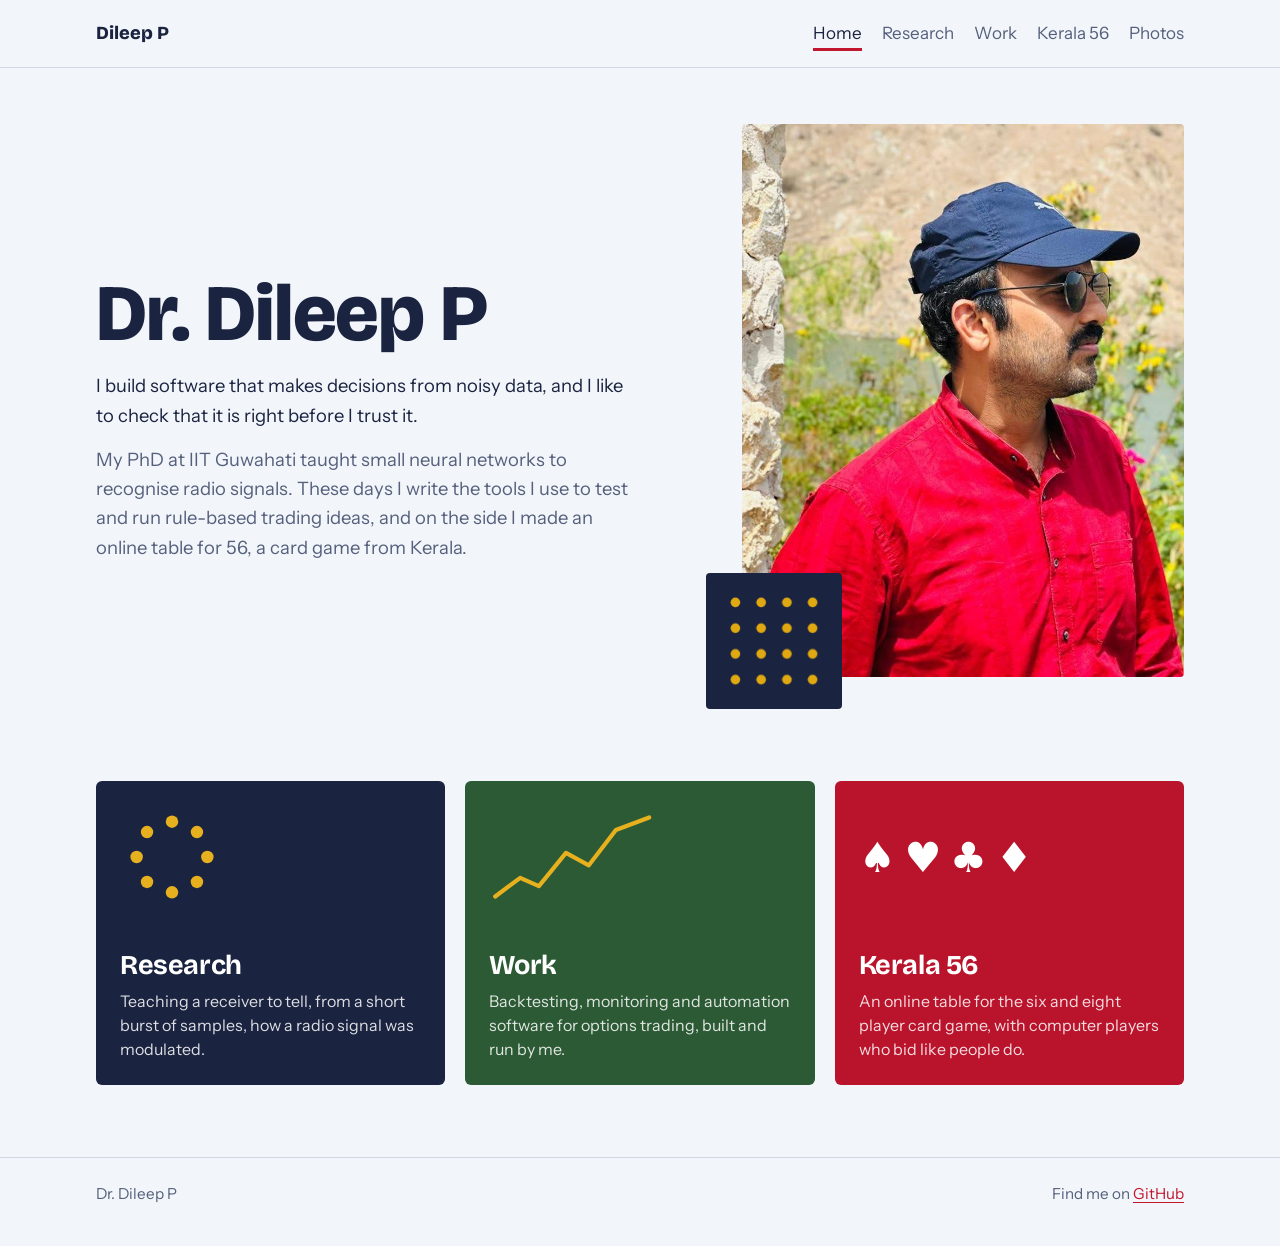
<file: index.html>
<!DOCTYPE html>
<html lang="en">
<head>
<meta charset="utf-8">
<meta name="viewport" content="width=device-width, initial-scale=1">
<title>Dileep P</title>
<meta name="description" content="Dileep P: signal-processing researcher, builder of trading software, and maker of an online Kerala 56 card game.">
<link rel="preconnect" href="https://fonts.googleapis.com">
<link rel="preconnect" href="https://fonts.gstatic.com" crossorigin>
<link href="https://fonts.googleapis.com/css2?family=Bricolage+Grotesque:opsz,wght@12..96,700;12..96,800&amp;family=Instrument+Sans:wght@400;600&amp;display=swap" rel="stylesheet">
<link rel="stylesheet" href="css/site.css">
</head>
<body>
  <header class="site-header">
    <div class="wrap">
      <a class="site-name" href="index.html">Dileep P</a>
      <nav aria-label="Main">
        <a href="index.html" aria-current="page">Home</a>
        <a href="research.html">Research</a>
        <a href="work.html">Work</a>
        <a href="kerala56.html">Kerala 56</a>
        <a href="photos.html">Photos</a>
      </nav>
    </div>
  </header>
  <main>
    <div class="wrap">
      <section class="hero">
        <div class="hero-text">
          <h1>Dr. Dileep P</h1>
          <p>I build software that makes decisions from noisy data, and I like to check that it is right before I trust it.</p>
          <p class="lede">My PhD at IIT Guwahati taught small neural networks to recognise radio signals. These days I write the tools I use to test and run rule-based trading ideas, and on the side I made an online table for 56, a card game from Kerala.</p>
        </div>
        <figure class="portrait">
          <img src="photos/portrait.jpg" alt="Dileep in a red shirt and navy cap, looking out over a river" width="768" height="960">
          <svg class="constellation" viewBox="0 0 100 100" role="img" aria-label="A 16-point signal constellation settling out of noise"><circle cx="14" cy="14" r="4.5" style="--dx:13px;--dy:3px"/><circle cx="38" cy="14" r="4.5" style="--dx:-14px;--dy:1px"/><circle cx="62" cy="14" r="4.5" style="--dx:6px;--dy:2px"/><circle cx="86" cy="14" r="4.5" style="--dx:-5px;--dy:10px"/><circle cx="14" cy="38" r="4.5" style="--dx:3px;--dy:-1px"/><circle cx="38" cy="38" r="4.5" style="--dx:8px;--dy:-7px"/><circle cx="62" cy="38" r="4.5" style="--dx:-11px;--dy:-3px"/><circle cx="86" cy="38" r="4.5" style="--dx:5px;--dy:-12px"/><circle cx="14" cy="62" r="4.5" style="--dx:-4px;--dy:6px"/><circle cx="38" cy="62" r="4.5" style="--dx:-6px;--dy:4px"/><circle cx="62" cy="62" r="4.5" style="--dx:-8px;--dy:-14px"/><circle cx="86" cy="62" r="4.5" style="--dx:10px;--dy:4px"/><circle cx="14" cy="86" r="4.5" style="--dx:-8px;--dy:-13px"/><circle cx="38" cy="86" r="4.5" style="--dx:4px;--dy:3px"/><circle cx="62" cy="86" r="4.5" style="--dx:-10px;--dy:-2px"/><circle cx="86" cy="86" r="4.5" style="--dx:7px;--dy:-14px"/></svg>
        </figure>
      </section>

      <div class="panels">
        <a class="panel panel-research" href="research.html">
          <div class="motif" aria-hidden="true"><svg viewBox="0 0 100 100"><circle cx="84.0" cy="50.0" r="6"/><circle cx="74.0" cy="26.0" r="6"/><circle cx="50.0" cy="16.0" r="6"/><circle cx="26.0" cy="26.0" r="6"/><circle cx="16.0" cy="50.0" r="6"/><circle cx="26.0" cy="74.0" r="6"/><circle cx="50.0" cy="84.0" r="6"/><circle cx="74.0" cy="74.0" r="6"/></svg></div>
          <h2>Research</h2>
          <p>Teaching a receiver to tell, from a short burst of samples, how a radio signal was modulated.</p>
        </a>
        <a class="panel panel-work" href="work.html">
          <div class="motif" aria-hidden="true"><svg viewBox="0 0 160 100"><polyline points="6,88 30,70 48,78 74,46 96,58 122,24 154,12"/></svg></div>
          <h2>Work</h2>
          <p>Backtesting, monitoring and automation software for options trading, built and run by me.</p>
        </a>
        <a class="panel panel-kerala" href="kerala56.html">
          <div class="motif glyphs" aria-hidden="true">&spades;&hearts;&clubs;&diams;</div>
          <h2>Kerala 56</h2>
          <p>An online table for the six and eight player card game, with computer players who bid like people do.</p>
        </a>
      </div>
    </div>
  </main>
  <footer class="site-footer">
    <div class="wrap">
      <p>Dr. Dileep P</p>
      <p>Find me on <a href="https://github.com/p-dileep">GitHub</a></p>
    </div>
  </footer>
</body>
</html>
</file>
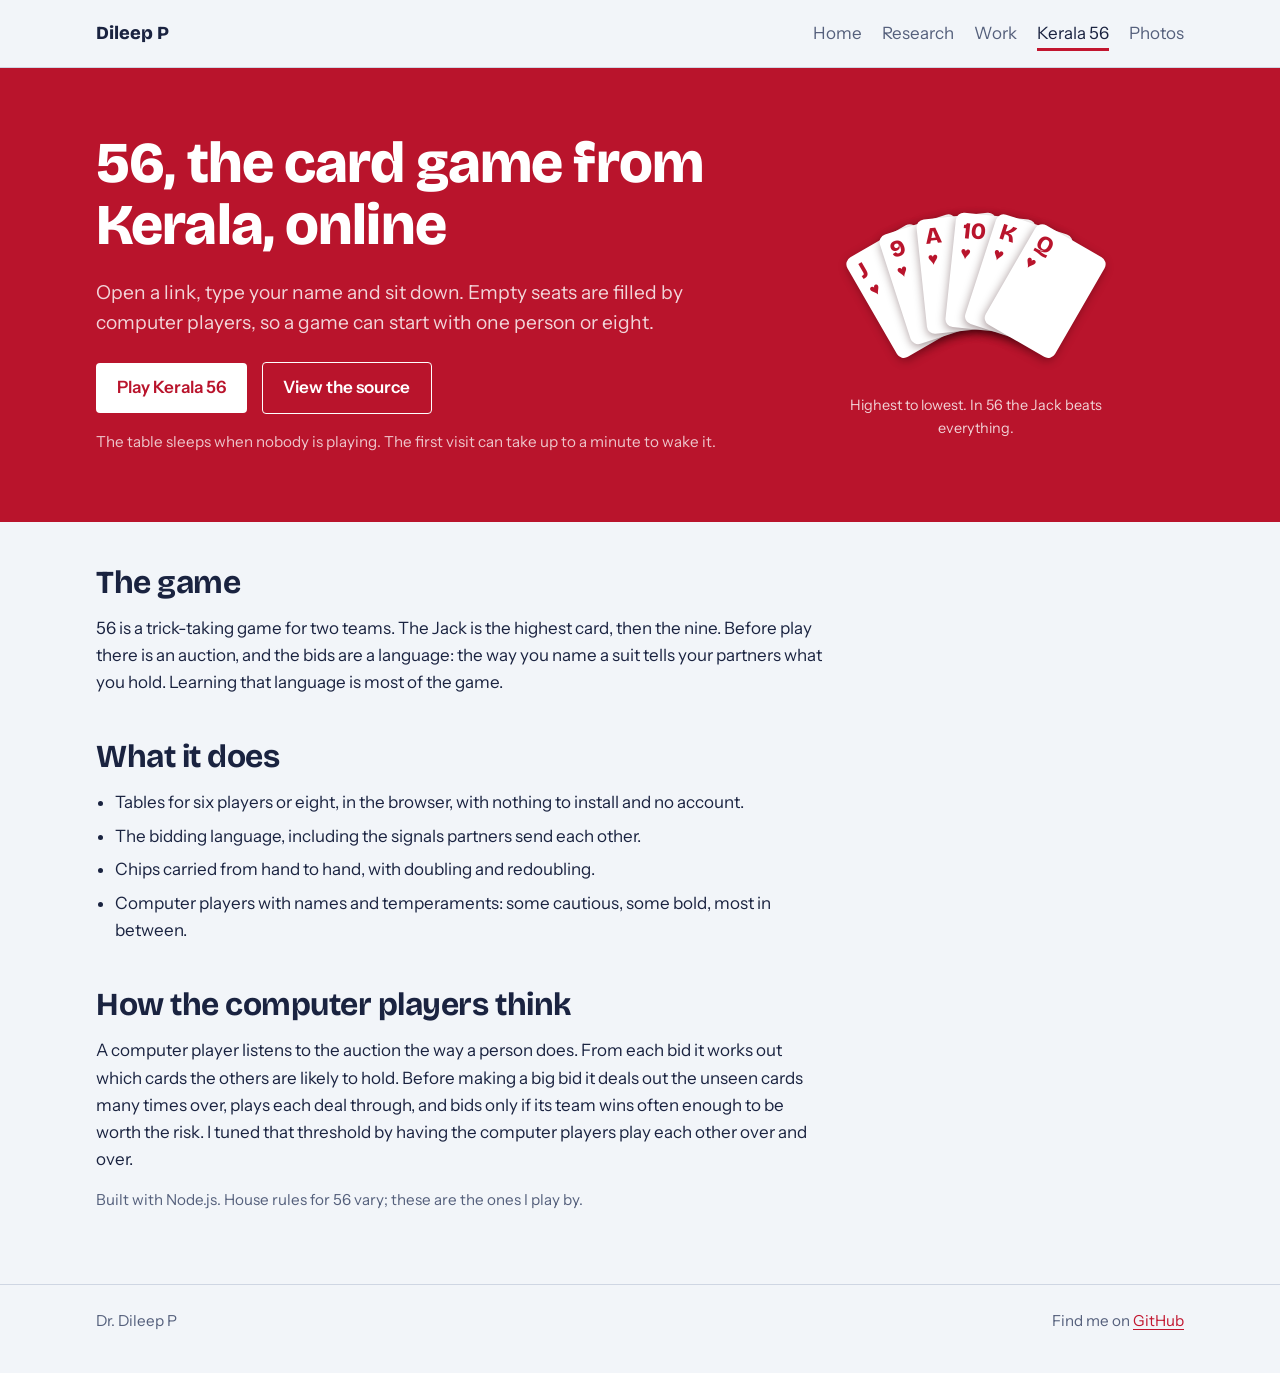
<file: kerala56.html>
<!DOCTYPE html>
<html lang="en">
<head>
<meta charset="utf-8">
<meta name="viewport" content="width=device-width, initial-scale=1">
<title>Kerala 56 - Dileep P</title>
<meta name="description" content="An online table for 56, the Kerala card game, with computer players that bid by simulation.">
<link rel="preconnect" href="https://fonts.googleapis.com">
<link rel="preconnect" href="https://fonts.gstatic.com" crossorigin>
<link href="https://fonts.googleapis.com/css2?family=Bricolage+Grotesque:opsz,wght@12..96,700;12..96,800&amp;family=Instrument+Sans:wght@400;600&amp;display=swap" rel="stylesheet">
<link rel="stylesheet" href="css/site.css">
</head>
<body>
  <header class="site-header">
    <div class="wrap">
      <a class="site-name" href="index.html">Dileep P</a>
      <nav aria-label="Main">
        <a href="index.html">Home</a>
        <a href="research.html">Research</a>
        <a href="work.html">Work</a>
        <a href="kerala56.html" aria-current="page">Kerala 56</a>
        <a href="photos.html">Photos</a>
      </nav>
    </div>
  </header>
  <main>
    <div class="wrap">
      <section class="band band-kerala">
        <div class="band-text">
          <h1 class="page-title">56, the card game from Kerala, online</h1>
          <p class="standfirst">Open a link, type your name and sit down. Empty seats are filled by computer players, so a game can start with one person or eight.</p>
          <a class="button" href="https://kerala-56.onrender.com">Play Kerala 56</a>
          <a class="button quiet" href="https://github.com/p-dileep/kerala-56">View the source</a>
          <p class="note">The table sleeps when nobody is playing. The first visit can take up to a minute to wake it.</p>
        </div>
        <div class="band-art">
          <div class="fan" role="img" aria-label="Six hearts fanned in rank order: Jack, nine, ace, ten, king, queen"><span style="--i:0">J<small>&hearts;</small></span><span style="--i:1">9<small>&hearts;</small></span><span style="--i:2">A<small>&hearts;</small></span><span style="--i:3">10<small>&hearts;</small></span><span style="--i:4">K<small>&hearts;</small></span><span style="--i:5">Q<small>&hearts;</small></span></div>
          <p class="fan-caption">Highest to lowest. In 56 the Jack beats everything.</p>
        </div>
      </section>

      <div class="prose">
        <h2>The game</h2>
        <p>56 is a trick-taking game for two teams. The Jack is the highest card, then the nine. Before play there is an auction, and the bids are a language: the way you name a suit tells your partners what you hold. Learning that language is most of the game.</p>

        <h2>What it does</h2>
        <ul>
          <li>Tables for six players or eight, in the browser, with nothing to install and no account.</li>
          <li>The bidding language, including the signals partners send each other.</li>
          <li>Chips carried from hand to hand, with doubling and redoubling.</li>
          <li>Computer players with names and temperaments: some cautious, some bold, most in between.</li>
        </ul>

        <h2>How the computer players think</h2>
        <p>A computer player listens to the auction the way a person does. From each bid it works out which cards the others are likely to hold. Before making a big bid it deals out the unseen cards many times over, plays each deal through, and bids only if its team wins often enough to be worth the risk. I tuned that threshold by having the computer players play each other over and over.</p>
        <p class="note">Built with Node.js. House rules for 56 vary; these are the ones I play by.</p>
      </div>
    </div>
  </main>
  <footer class="site-footer">
    <div class="wrap">
      <p>Dr. Dileep P</p>
      <p>Find me on <a href="https://github.com/p-dileep">GitHub</a></p>
    </div>
  </footer>
</body>
</html>
</file>
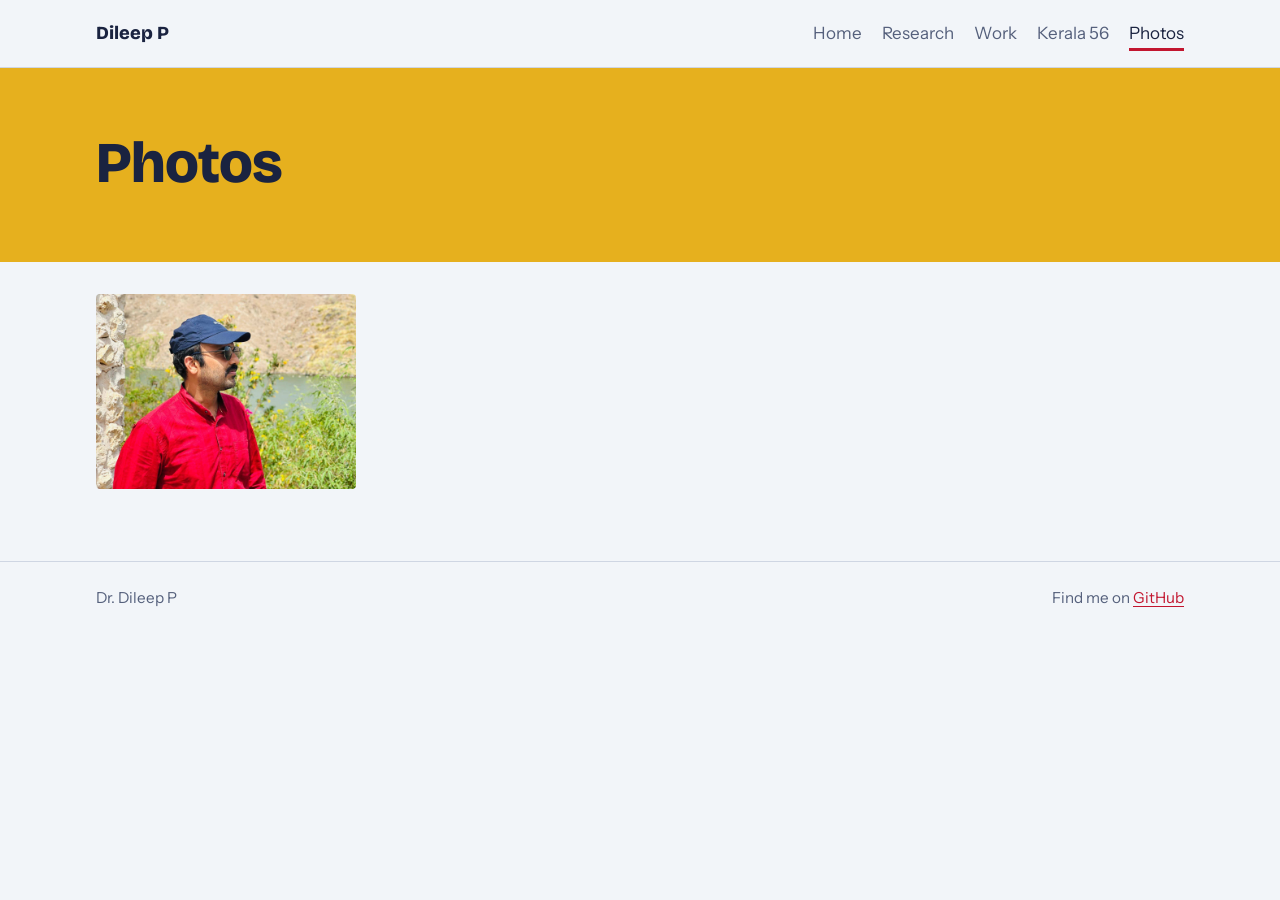
<file: photos.html>
<!DOCTYPE html>
<html lang="en">
<head>
<meta charset="utf-8">
<meta name="viewport" content="width=device-width, initial-scale=1">
<title>Photos - Dileep P</title>
<meta name="description" content="A few photos of Dileep.">
<link rel="preconnect" href="https://fonts.googleapis.com">
<link rel="preconnect" href="https://fonts.gstatic.com" crossorigin>
<link href="https://fonts.googleapis.com/css2?family=Bricolage+Grotesque:opsz,wght@12..96,700;12..96,800&amp;family=Instrument+Sans:wght@400;600&amp;display=swap" rel="stylesheet">
<link rel="stylesheet" href="css/site.css">
</head>
<body>
  <header class="site-header">
    <div class="wrap">
      <a class="site-name" href="index.html">Dileep P</a>
      <nav aria-label="Main">
        <a href="index.html">Home</a>
        <a href="research.html">Research</a>
        <a href="work.html">Work</a>
        <a href="kerala56.html">Kerala 56</a>
        <a href="photos.html" aria-current="page">Photos</a>
      </nav>
    </div>
  </header>
  <main>
    <div class="wrap">
      <section class="band band-photos">
        <h1 class="page-title">Photos</h1>
      </section>
      <div class="gallery">
        <a href="photos/photo-01.jpg"><img src="photos/photo-01.jpg" alt="Dileep in a red shirt and navy cap beside a stone pillar, with a river and wildflowers behind" width="1280" height="960" loading="lazy"></a>
      </div>
    </div>
  </main>
  <footer class="site-footer">
    <div class="wrap">
      <p>Dr. Dileep P</p>
      <p>Find me on <a href="https://github.com/p-dileep">GitHub</a></p>
    </div>
  </footer>
</body>
</html>
</file>
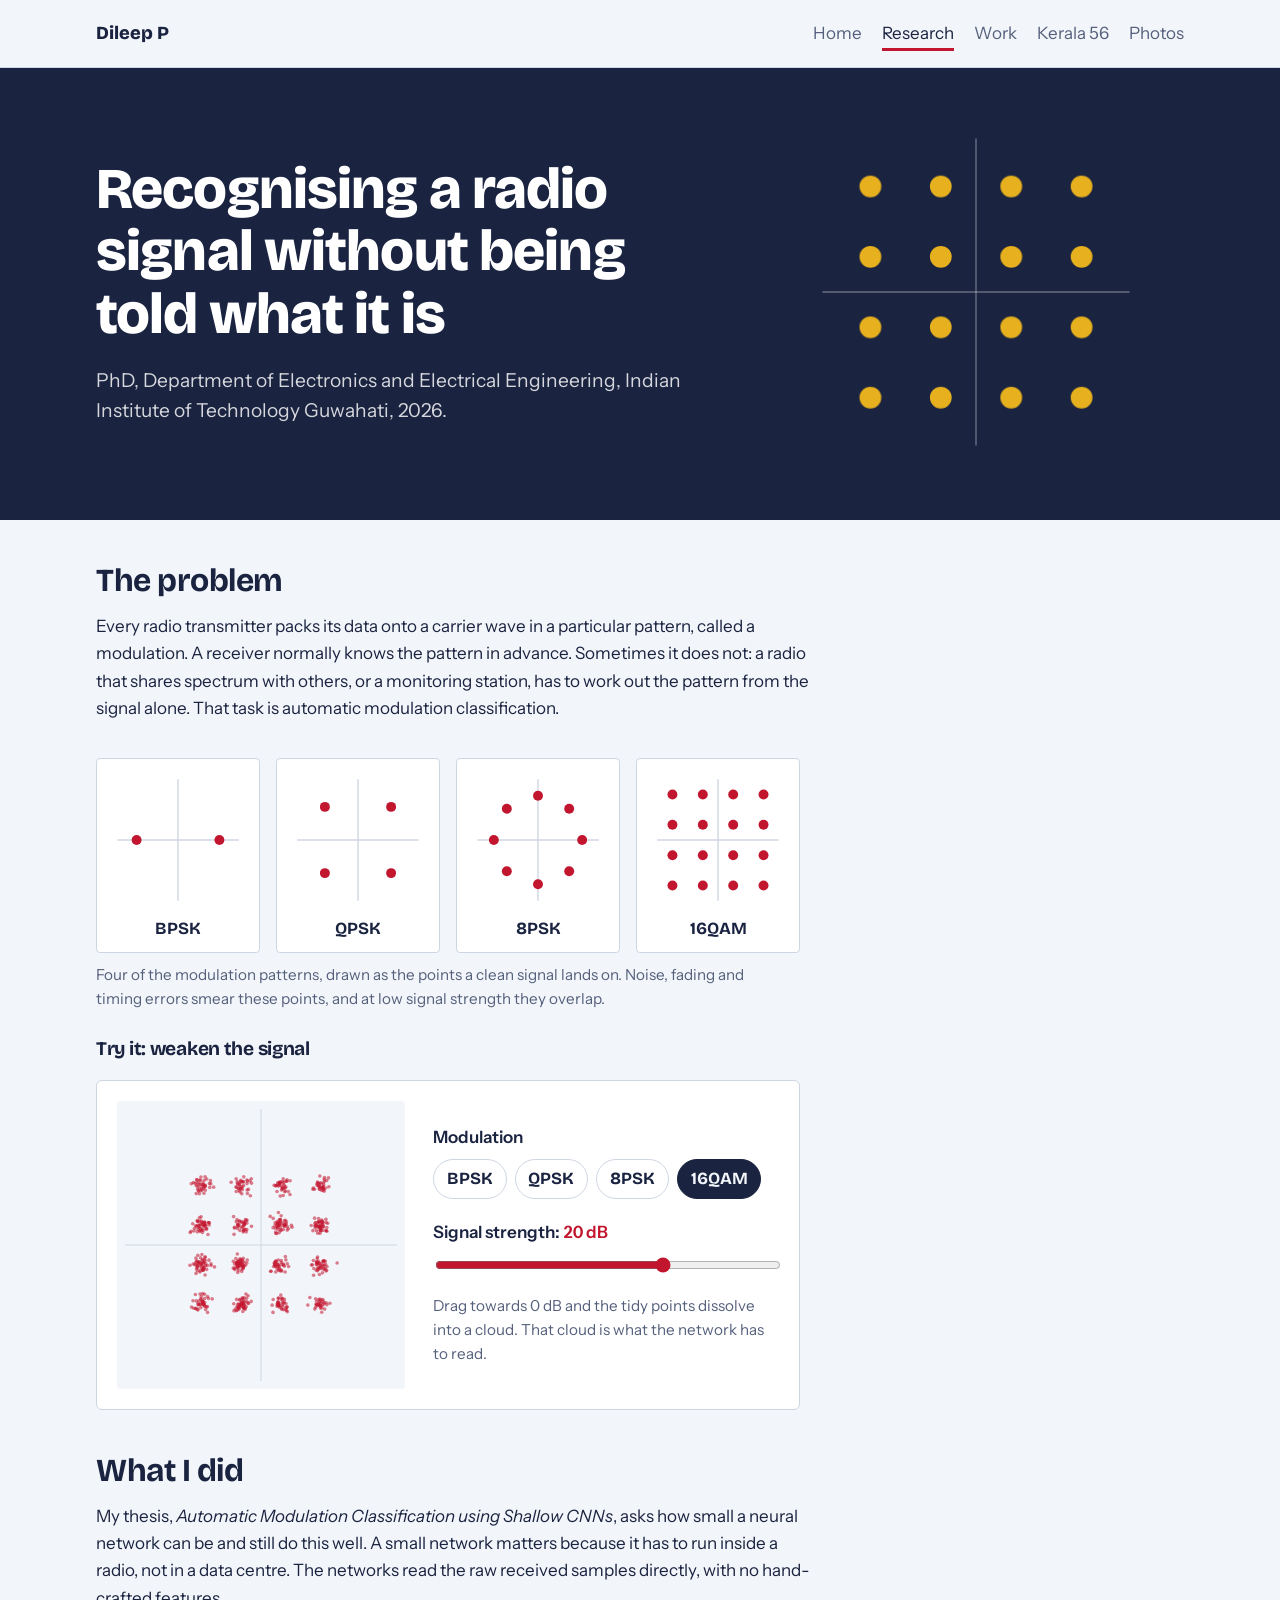
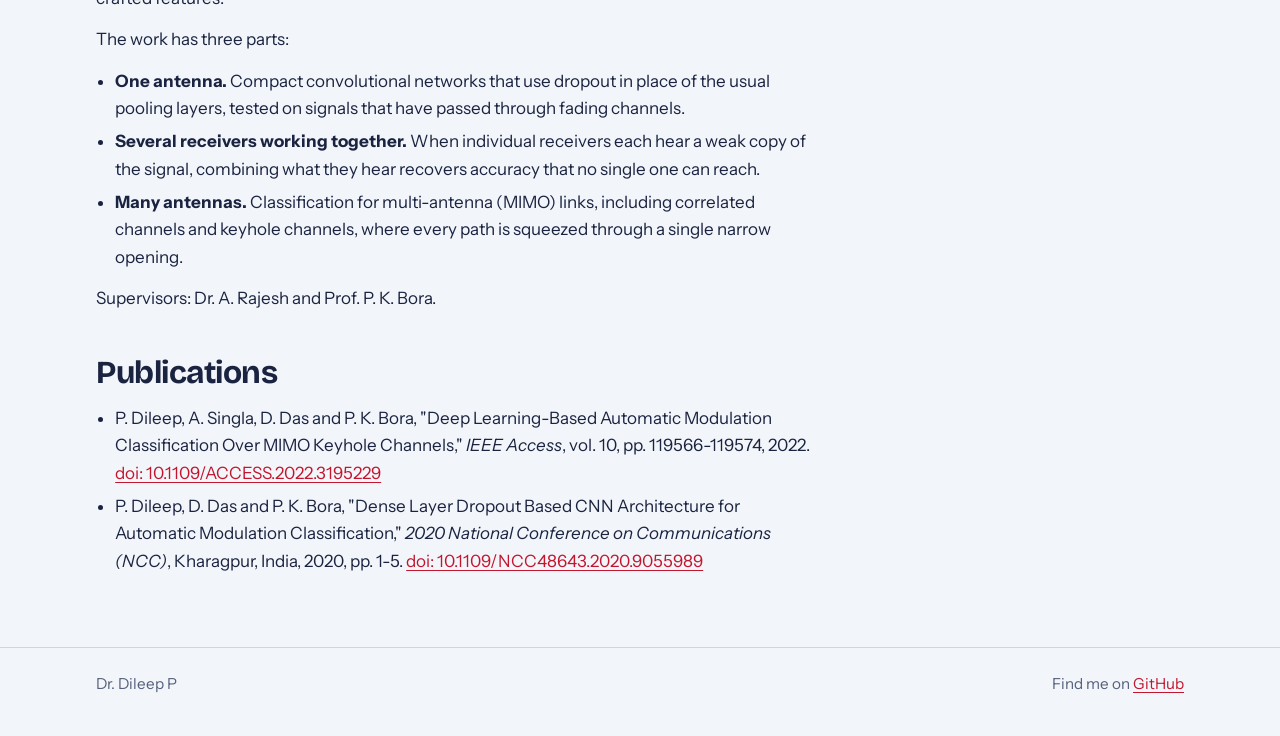
<file: research.html>
<!DOCTYPE html>
<html lang="en">
<head>
<meta charset="utf-8">
<meta name="viewport" content="width=device-width, initial-scale=1">
<title>Research - Dileep P</title>
<meta name="description" content="PhD research on automatic modulation classification with shallow convolutional neural networks.">
<link rel="preconnect" href="https://fonts.googleapis.com">
<link rel="preconnect" href="https://fonts.gstatic.com" crossorigin>
<link href="https://fonts.googleapis.com/css2?family=Bricolage+Grotesque:opsz,wght@12..96,700;12..96,800&amp;family=Instrument+Sans:wght@400;600&amp;display=swap" rel="stylesheet">
<link rel="stylesheet" href="css/site.css">
</head>
<body>
  <header class="site-header">
    <div class="wrap">
      <a class="site-name" href="index.html">Dileep P</a>
      <nav aria-label="Main">
        <a href="index.html">Home</a>
        <a href="research.html" aria-current="page">Research</a>
        <a href="work.html">Work</a>
        <a href="kerala56.html">Kerala 56</a>
        <a href="photos.html">Photos</a>
      </nav>
    </div>
  </header>
  <main>
    <div class="wrap">
      <section class="band band-research">
        <div class="band-text">
          <h1 class="page-title">Recognising a radio signal without being told what it is</h1>
          <p class="standfirst">PhD, Department of Electronics and Electrical Engineering, Indian Institute of Technology Guwahati, 2026.</p>
        </div>
        <div class="band-art">
          <svg class="qam" viewBox="0 0 100 100" role="img" aria-label="Sixteen signal points settling out of noise"><line x1="50" y1="2" x2="50" y2="98"/><line x1="2" y1="50" x2="98" y2="50"/><circle cx="17" cy="17" r="3.4" style="--dx:-8px;--dy:-1px"/><circle cx="39" cy="17" r="3.4" style="--dx:5px;--dy:5px"/><circle cx="61" cy="17" r="3.4" style="--dx:9px;--dy:-8px"/><circle cx="83" cy="17" r="3.4" style="--dx:-4px;--dy:8px"/><circle cx="17" cy="39" r="3.4" style="--dx:8px;--dy:6px"/><circle cx="39" cy="39" r="3.4" style="--dx:2px;--dy:7px"/><circle cx="61" cy="39" r="3.4" style="--dx:6px;--dy:4px"/><circle cx="83" cy="39" r="3.4" style="--dx:7px;--dy:3px"/><circle cx="17" cy="61" r="3.4" style="--dx:-4px;--dy:-11px"/><circle cx="39" cy="61" r="3.4" style="--dx:8px;--dy:-9px"/><circle cx="61" cy="61" r="3.4" style="--dx:-8px;--dy:-2px"/><circle cx="83" cy="61" r="3.4" style="--dx:-8px;--dy:3px"/><circle cx="17" cy="83" r="3.4" style="--dx:-11px;--dy:10px"/><circle cx="39" cy="83" r="3.4" style="--dx:4px;--dy:10px"/><circle cx="61" cy="83" r="3.4" style="--dx:-1px;--dy:-5px"/><circle cx="83" cy="83" r="3.4" style="--dx:1px;--dy:-3px"/></svg>
        </div>
      </section>

      <div class="prose">
        <h2>The problem</h2>
        <p>Every radio transmitter packs its data onto a carrier wave in a particular pattern, called a modulation. A receiver normally knows the pattern in advance. Sometimes it does not: a radio that shares spectrum with others, or a monitoring station, has to work out the pattern from the signal alone. That task is automatic modulation classification.</p>

        <figure class="figure">
          <div class="signals"><div><svg viewBox="0 0 100 100" role="img" aria-label="BPSK constellation"><line x1="50" y1="6" x2="50" y2="94"/><line x1="6" y1="50" x2="94" y2="50"/><circle cx="20.0" cy="50.0" r="3.6"/><circle cx="80.0" cy="50.0" r="3.6"/></svg>BPSK</div><div><svg viewBox="0 0 100 100" role="img" aria-label="QPSK constellation"><line x1="50" y1="6" x2="50" y2="94"/><line x1="6" y1="50" x2="94" y2="50"/><circle cx="26.0" cy="74.0" r="3.6"/><circle cx="26.0" cy="26.0" r="3.6"/><circle cx="74.0" cy="74.0" r="3.6"/><circle cx="74.0" cy="26.0" r="3.6"/></svg>QPSK</div><div><svg viewBox="0 0 100 100" role="img" aria-label="8PSK constellation"><line x1="50" y1="6" x2="50" y2="94"/><line x1="6" y1="50" x2="94" y2="50"/><circle cx="82.0" cy="50.0" r="3.6"/><circle cx="72.6" cy="27.4" r="3.6"/><circle cx="50.0" cy="18.0" r="3.6"/><circle cx="27.4" cy="27.4" r="3.6"/><circle cx="18.0" cy="50.0" r="3.6"/><circle cx="27.4" cy="72.6" r="3.6"/><circle cx="50.0" cy="82.0" r="3.6"/><circle cx="72.6" cy="72.6" r="3.6"/></svg>8PSK</div><div><svg viewBox="0 0 100 100" role="img" aria-label="16QAM constellation"><line x1="50" y1="6" x2="50" y2="94"/><line x1="6" y1="50" x2="94" y2="50"/><circle cx="17.0" cy="83.0" r="3.6"/><circle cx="17.0" cy="61.0" r="3.6"/><circle cx="17.0" cy="39.0" r="3.6"/><circle cx="17.0" cy="17.0" r="3.6"/><circle cx="39.0" cy="83.0" r="3.6"/><circle cx="39.0" cy="61.0" r="3.6"/><circle cx="39.0" cy="39.0" r="3.6"/><circle cx="39.0" cy="17.0" r="3.6"/><circle cx="61.0" cy="83.0" r="3.6"/><circle cx="61.0" cy="61.0" r="3.6"/><circle cx="61.0" cy="39.0" r="3.6"/><circle cx="61.0" cy="17.0" r="3.6"/><circle cx="83.0" cy="83.0" r="3.6"/><circle cx="83.0" cy="61.0" r="3.6"/><circle cx="83.0" cy="39.0" r="3.6"/><circle cx="83.0" cy="17.0" r="3.6"/></svg>16QAM</div></div>
          <figcaption>Four of the modulation patterns, drawn as the points a clean signal lands on. Noise, fading and timing errors smear these points, and at low signal strength they overlap.</figcaption>
        </figure>

        <h3>Try it: weaken the signal</h3>
        <div class="demo" id="signal-demo">
          <canvas role="img" aria-label="Received samples for the chosen modulation at the chosen signal strength"></canvas>
          <div>
            <fieldset>
              <legend>Modulation</legend>
              <label class="chip"><input type="radio" name="mod" value="BPSK"><span>BPSK</span></label>
              <label class="chip"><input type="radio" name="mod" value="QPSK"><span>QPSK</span></label>
              <label class="chip"><input type="radio" name="mod" value="8PSK"><span>8PSK</span></label>
              <label class="chip"><input type="radio" name="mod" value="16QAM" checked><span>16QAM</span></label>
            </fieldset>
            <label class="range" for="snr">Signal strength: <output for="snr">20 dB</output></label>
            <input type="range" id="snr" min="0" max="30" value="20" step="1">
            <p class="note">Drag towards 0 dB and the tidy points dissolve into a cloud. That cloud is what the network has to read.</p>
          </div>
        </div>

        <h2>What I did</h2>
        <p>My thesis, <cite>Automatic Modulation Classification using Shallow CNNs</cite>, asks how small a neural network can be and still do this well. A small network matters because it has to run inside a radio, not in a data centre. The networks read the raw received samples directly, with no hand-crafted features.</p>
        <p>The work has three parts:</p>
        <ul>
          <li><strong>One antenna.</strong> Compact convolutional networks that use dropout in place of the usual pooling layers, tested on signals that have passed through fading channels.</li>
          <li><strong>Several receivers working together.</strong> When individual receivers each hear a weak copy of the signal, combining what they hear recovers accuracy that no single one can reach.</li>
          <li><strong>Many antennas.</strong> Classification for multi-antenna (MIMO) links, including correlated channels and keyhole channels, where every path is squeezed through a single narrow opening.</li>
        </ul>
        <p>Supervisors: Dr. A. Rajesh and Prof. P. K. Bora.</p>

        <h2>Publications</h2>
        <ul>
          <li>P. Dileep, A. Singla, D. Das and P. K. Bora, "Deep Learning-Based Automatic Modulation Classification Over MIMO Keyhole Channels," <cite>IEEE Access</cite>, vol. 10, pp. 119566-119574, 2022. <a href="https://doi.org/10.1109/ACCESS.2022.3195229">doi: 10.1109/ACCESS.2022.3195229</a></li>
          <li>P. Dileep, D. Das and P. K. Bora, "Dense Layer Dropout Based CNN Architecture for Automatic Modulation Classification," <cite>2020 National Conference on Communications (NCC)</cite>, Kharagpur, India, 2020, pp. 1-5. <a href="https://doi.org/10.1109/NCC48643.2020.9055989">doi: 10.1109/NCC48643.2020.9055989</a></li>
        </ul>
      </div>
    </div>
  </main>
  <footer class="site-footer">
    <div class="wrap">
      <p>Dr. Dileep P</p>
      <p>Find me on <a href="https://github.com/p-dileep">GitHub</a></p>
    </div>
  </footer>
<script src="js/signal.js"></script>
</body>
</html>
</file>
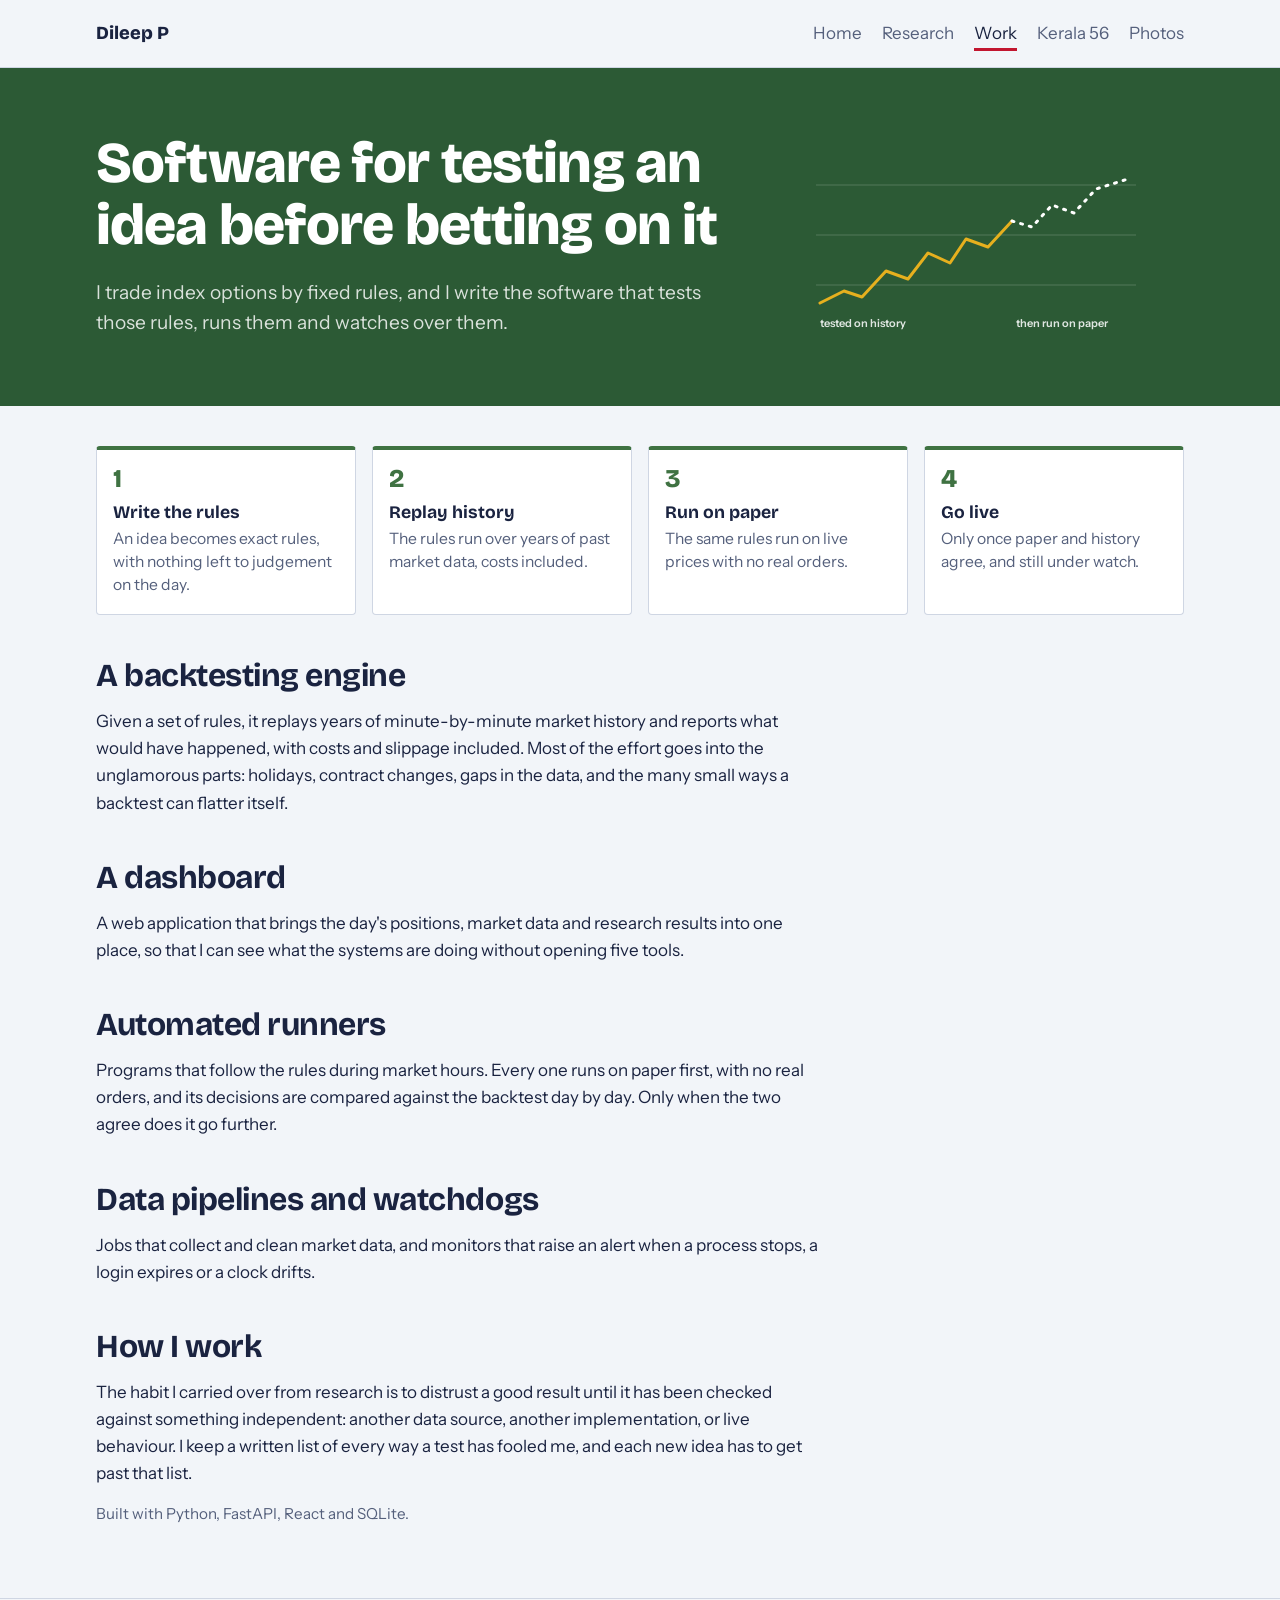
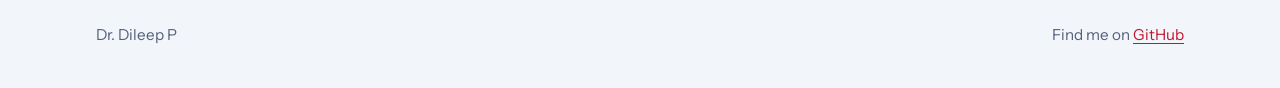
<file: work.html>
<!DOCTYPE html>
<html lang="en">
<head>
<meta charset="utf-8">
<meta name="viewport" content="width=device-width, initial-scale=1">
<title>Work - Dileep P</title>
<meta name="description" content="The software Dileep builds: backtesting, monitoring and automation for options trading.">
<link rel="preconnect" href="https://fonts.googleapis.com">
<link rel="preconnect" href="https://fonts.gstatic.com" crossorigin>
<link href="https://fonts.googleapis.com/css2?family=Bricolage+Grotesque:opsz,wght@12..96,700;12..96,800&amp;family=Instrument+Sans:wght@400;600&amp;display=swap" rel="stylesheet">
<link rel="stylesheet" href="css/site.css">
</head>
<body>
  <header class="site-header">
    <div class="wrap">
      <a class="site-name" href="index.html">Dileep P</a>
      <nav aria-label="Main">
        <a href="index.html">Home</a>
        <a href="research.html">Research</a>
        <a href="work.html" aria-current="page">Work</a>
        <a href="kerala56.html">Kerala 56</a>
        <a href="photos.html">Photos</a>
      </nav>
    </div>
  </header>
  <main>
    <div class="wrap">
      <section class="band band-work">
        <div class="band-text">
          <h1 class="page-title">Software for testing an idea before betting on it</h1>
          <p class="standfirst">I trade index options by fixed rules, and I write the software that tests those rules, runs them and watches over them.</p>
        </div>
        <div class="band-art">
          <svg class="curve" viewBox="0 0 320 200" role="img" aria-label="A rising line for results tested on history, continued by a dotted line for results on paper">
            <line class="grid" x1="0" y1="50" x2="320" y2="50"/><line class="grid" x1="0" y1="100" x2="320" y2="100"/><line class="grid" x1="0" y1="150" x2="320" y2="150"/>
            <polyline class="tested" points="4,168 28,156 46,162 70,136 92,144 112,118 134,128 150,104 172,112 196,86"/>
            <polyline class="paper" points="196,86 216,92 236,70 258,78 280,54 312,44"/>
            <text x="4" y="192">tested on history</text><text x="200" y="192">then run on paper</text>
          </svg>
        </div>
      </section>

      <ol class="steps">
        <li><strong>Write the rules</strong>An idea becomes exact rules, with nothing left to judgement on the day.</li>
        <li><strong>Replay history</strong>The rules run over years of past market data, costs included.</li>
        <li><strong>Run on paper</strong>The same rules run on live prices with no real orders.</li>
        <li><strong>Go live</strong>Only once paper and history agree, and still under watch.</li>
      </ol>

      <div class="prose">
        <h2>A backtesting engine</h2>
        <p>Given a set of rules, it replays years of minute-by-minute market history and reports what would have happened, with costs and slippage included. Most of the effort goes into the unglamorous parts: holidays, contract changes, gaps in the data, and the many small ways a backtest can flatter itself.</p>

        <h2>A dashboard</h2>
        <p>A web application that brings the day's positions, market data and research results into one place, so that I can see what the systems are doing without opening five tools.</p>

        <h2>Automated runners</h2>
        <p>Programs that follow the rules during market hours. Every one runs on paper first, with no real orders, and its decisions are compared against the backtest day by day. Only when the two agree does it go further.</p>

        <h2>Data pipelines and watchdogs</h2>
        <p>Jobs that collect and clean market data, and monitors that raise an alert when a process stops, a login expires or a clock drifts.</p>

        <h2>How I work</h2>
        <p>The habit I carried over from research is to distrust a good result until it has been checked against something independent: another data source, another implementation, or live behaviour. I keep a written list of every way a test has fooled me, and each new idea has to get past that list.</p>
        <p class="note">Built with Python, FastAPI, React and SQLite.</p>
      </div>
    </div>
  </main>
  <footer class="site-footer">
    <div class="wrap">
      <p>Dr. Dileep P</p>
      <p>Find me on <a href="https://github.com/p-dileep">GitHub</a></p>
    </div>
  </footer>
</body>
</html>
</file>
<file: css/site.css>
/* Palette drawn from the portrait: navy cap, red shirt, leaf and marigold behind. */
:root {
  --paper: #f2f5f9;
  --panel: #ffffff;
  --ink: #1a2340;
  --ink-soft: #55607c;
  --rule: #cfd6e3;
  --red: #c2162f;
  --leaf: #3f7242;
  --marigold: #e0a912;
  --display: "Bricolage Grotesque", "Trebuchet MS", "Segoe UI", sans-serif;
  --body: "Instrument Sans", "Segoe UI", system-ui, sans-serif;
  --measure: 66ch;
}

@media (prefers-color-scheme: dark) {
  :root {
    --paper: #121829;
    --panel: #1a2238;
    --ink: #e8ecf5;
    --ink-soft: #a3adc6;
    --rule: #2f3a58;
    --red: #ff6b7d;
    --leaf: #8fc98f;
    --marigold: #f2c230;
  }
}

*, *::before, *::after { box-sizing: border-box; }

html { -webkit-text-size-adjust: 100%; }

body {
  margin: 0;
  background: var(--paper);
  color: var(--ink);
  font-family: var(--body);
  font-size: 1.0625rem;
  line-height: 1.6;
}

img, svg { max-width: 100%; height: auto; display: block; }

a { color: var(--red); text-underline-offset: 0.18em; }
a:hover { text-decoration-thickness: 2px; }
:focus-visible { outline: 3px solid var(--marigold); outline-offset: 3px; }

h1, h2, h3 {
  font-family: var(--display);
  line-height: 1.08;
  letter-spacing: -0.015em;
  margin: 0;
}
h1 { font-size: clamp(2.6rem, 8vw, 5rem); font-weight: 800; }
h2 { font-size: clamp(1.5rem, 3.5vw, 2rem); font-weight: 700; margin-top: 2.75rem; }
h3 { font-size: 1.2rem; font-weight: 700; margin-top: 1.75rem; }
p { margin: 0.9rem 0 0; }

.wrap { width: min(100% - 2.5rem, 68rem); margin-inline: auto; }

/* Header */
.site-header { border-bottom: 1px solid var(--rule); }
.site-header .wrap {
  display: flex;
  flex-wrap: wrap;
  align-items: baseline;
  justify-content: space-between;
  gap: 0.25rem 1.5rem;
  padding-block: 1rem;
}
.site-name {
  font-family: var(--display);
  font-weight: 800;
  font-size: 1.15rem;
  color: var(--ink);
  text-decoration: none;
}
.site-header nav { display: flex; flex-wrap: wrap; gap: 0.25rem 1.25rem; }
.site-header nav a { color: var(--ink-soft); text-decoration: none; padding-block: 0.25rem; }
.site-header nav a:hover { color: var(--ink); }
.site-header nav a[aria-current="page"] {
  color: var(--ink);
  box-shadow: inset 0 -3px 0 var(--red);
}

main { padding-block: 3rem 4rem; }

/* Home hero */
.hero {
  display: grid;
  grid-template-columns: minmax(0, 1.15fr) minmax(0, 0.85fr);
  gap: 3rem;
  align-items: center;
}
.hero-text p { max-width: 34rem; font-size: 1.15rem; }
.hero-text .lede { color: var(--ink-soft); }
.portrait { position: relative; margin: 0 0 2rem; }
.portrait img {
  width: 100%;
  aspect-ratio: 4 / 5;
  object-fit: cover;
  border-radius: 4px;
}
/* The one flourish: a 16-point constellation that settles out of noise. */
.constellation {
  position: absolute;
  left: -2.25rem;
  bottom: -2rem;
  width: 8.5rem;
  padding: 0.9rem;
  background: var(--ink);
  border-radius: 4px;
}
.constellation circle {
  fill: var(--marigold);
  animation: settle 1.6s cubic-bezier(0.2, 0.9, 0.25, 1) both;
}
@media (prefers-color-scheme: dark) {
  .constellation { background: var(--panel); border: 1px solid var(--rule); }
}
@keyframes settle {
  from { transform: translate(var(--dx), var(--dy)); opacity: 0.35; }
  to { transform: translate(0, 0); opacity: 1; }
}
@media (prefers-reduced-motion: reduce) {
  .constellation circle { animation: none; }
}

/* Home: the three things */
.card-grid { margin-top: 4rem; border-top: 2px solid var(--ink); }
.card {
  display: grid;
  grid-template-columns: minmax(0, 14rem) minmax(0, 1fr);
  gap: 0.25rem 2rem;
  padding-block: 1.4rem;
  border-bottom: 1px solid var(--rule);
  color: inherit;
  text-decoration: none;
}
.card h2 { margin: 0; font-size: 1.5rem; }
.card p { margin: 0; color: var(--ink-soft); max-width: 40rem; }
.card:hover h2 { color: var(--red); }

/* Reading pages */
.page-title { max-width: 18ch; font-size: clamp(2.2rem, 6vw, 3.6rem); }
.standfirst { max-width: 40rem; font-size: 1.2rem; color: var(--ink-soft); margin-top: 1.25rem; }
.prose { max-width: var(--measure); }
.prose ul { padding-left: 1.2rem; margin: 0.9rem 0 0; }
.prose li { margin-top: 0.4rem; }
.prose cite { font-style: italic; }

.figure { margin: 2.25rem 0 0; }
.figure figcaption { color: var(--ink-soft); font-size: 0.95rem; margin-top: 0.6rem; max-width: var(--measure); }

.signals {
  display: grid;
  grid-template-columns: repeat(auto-fill, minmax(9rem, 1fr));
  gap: 1rem;
  max-width: 44rem;
}
.signals div {
  background: var(--panel);
  border: 1px solid var(--rule);
  border-radius: 4px;
  padding: 0.75rem 0.75rem 0.6rem;
  text-align: center;
  font-family: var(--display);
  font-weight: 700;
}
.signals svg { margin-bottom: 0.4rem; }
.signals line { stroke: var(--rule); stroke-width: 1; }
.signals circle { fill: var(--red); }

.suits {
  font-size: 2.2rem;
  letter-spacing: 0.35em;
  margin-top: 1.5rem;
  color: var(--ink);
}
.suits .warm { color: var(--red); }

.button {
  display: inline-block;
  margin: 1.5rem 0.75rem 0 0;
  padding: 0.7rem 1.3rem;
  border-radius: 4px;
  background: var(--red);
  color: #fff;
  font-weight: 600;
  text-decoration: none;
}
.button.quiet { background: transparent; color: var(--ink); border: 1.5px solid var(--ink); }
@media (prefers-color-scheme: dark) {
  .button { color: #121829; }
  .button.quiet { color: var(--ink); }
}
.note { color: var(--ink-soft); font-size: 0.95rem; }

/* Photos */
.gallery {
  display: grid;
  grid-template-columns: repeat(auto-fill, minmax(16rem, 1fr));
  gap: 1rem;
  margin-top: 2rem;
}
.gallery img { width: 100%; aspect-ratio: 4 / 3; object-fit: cover; border-radius: 4px; }

/* Footer */
.site-footer { border-top: 1px solid var(--rule); color: var(--ink-soft); font-size: 0.95rem; }
.site-footer .wrap {
  display: flex;
  flex-wrap: wrap;
  justify-content: space-between;
  gap: 0.5rem 2rem;
  padding-block: 1.5rem 2.5rem;
}
.site-footer p { margin: 0; }

@media (max-width: 700px) {
  main { padding-block: 2rem 3rem; }
  .hero { grid-template-columns: 1fr; gap: 2rem; }
  .portrait { order: -1; max-width: 20rem; margin-left: 1.25rem; }
  .constellation { left: -1.25rem; bottom: -1.5rem; width: 6.5rem; padding: 0.7rem; }
  .card { grid-template-columns: 1fr; }
}

/* ---- Section colours: fixed, so the bands read the same in light and dark ---- */
:root {
  --navy-fixed: #1a2340;
  --green-fixed: #2c5a35;
  --red-fixed: #b9142c;
  --gold-fixed: #e6b01e;
  --on-band: #ffffff;
}

body { overflow-x: clip; }
main { padding-block: 0 4.5rem; }
.hero { padding-top: 3.5rem; }

/* Full-width coloured band that opens each section page */
.band {
  margin-inline: calc(50% - 50vw);
  padding: 4rem calc(50vw - 50%) 4.25rem;
  display: grid;
  grid-template-columns: minmax(0, 1.2fr) minmax(0, 0.8fr);
  gap: 3rem;
  align-items: center;
  color: var(--on-band);
  margin-bottom: 1rem;
}
.band .standfirst { color: rgb(255 255 255 / 0.82); }
.band .note { color: rgb(255 255 255 / 0.75); margin-top: 1rem; }
.band-research { background: var(--navy-fixed); }
.band-work { background: var(--green-fixed); }
.band-kerala { background: var(--red-fixed); }
.band-photos { background: var(--gold-fixed); color: var(--navy-fixed); display: block; }
.band-art { justify-self: center; width: min(100%, 20rem); }
.band :focus-visible { outline-color: #fff; }

.band-art .qam circle {
  fill: var(--gold-fixed);
  animation: settle 1.8s cubic-bezier(0.2, 0.9, 0.25, 1) both;
}
.band-art .qam line { stroke: rgb(255 255 255 / 0.25); stroke-width: 0.6; }
@media (prefers-reduced-motion: reduce) {
  .band-art .qam circle { animation: none; }
}

.band-art .curve .grid { stroke: rgb(255 255 255 / 0.18); stroke-width: 1; }
.band-art .curve .tested { fill: none; stroke: var(--gold-fixed); stroke-width: 3; stroke-linejoin: round; stroke-linecap: round; }
.band-art .curve .paper { fill: none; stroke: #fff; stroke-width: 3; stroke-dasharray: 2 7; stroke-linecap: round; }
.band-art .curve text { fill: rgb(255 255 255 / 0.85); font: 600 11px var(--body); }

.band .button { background: #fff; color: var(--red-fixed); }
.band .button.quiet { background: transparent; color: #fff; border-color: #fff; }

/* A hand of 56, highest card first */
.fan { position: relative; height: 11rem; margin: 0.5rem 0 4rem; }
.fan span {
  position: absolute;
  left: 50%;
  bottom: 0;
  width: 5rem;
  height: 7.2rem;
  margin-left: -2.5rem;
  padding: 0.4rem 0.5rem;
  background: #fff;
  color: var(--red-fixed);
  border-radius: 8px;
  box-shadow: 0 3px 10px rgb(40 0 8 / 0.4);
  font: 800 1.45rem/1 var(--display);
  transform-origin: 50% 170%;
  transform: rotate(calc((var(--i) - 2.5) * 12deg));
}
.fan small { display: block; font-size: 1.1rem; margin-top: 0.15rem; }
.fan-caption { text-align: center; font-size: 0.9rem; color: rgb(255 255 255 / 0.8); margin-top: 0.9rem; }

/* Home: three doors, one colour each */
.panels {
  display: grid;
  grid-template-columns: repeat(3, minmax(0, 1fr));
  gap: 1.25rem;
  margin-top: 4.5rem;
}
.panel {
  display: flex;
  flex-direction: column;
  min-height: 19rem;
  padding: 1.5rem;
  border-radius: 6px;
  color: #fff;
  text-decoration: none;
  transition: transform 0.18s ease;
}
.panel:hover { transform: translateY(-4px); }
.panel-research { background: var(--navy-fixed); }
.panel-work { background: var(--green-fixed); }
.panel-kerala { background: var(--red-fixed); }
.panel .motif { height: 6.5rem; margin-bottom: auto; }
.panel .motif svg { height: 100%; width: auto; }
.panel .motif circle { fill: var(--gold-fixed); }
.panel .motif polyline { fill: none; stroke: var(--gold-fixed); stroke-width: 4; stroke-linejoin: round; stroke-linecap: round; }
.panel .motif.glyphs { font-size: 2.6rem; letter-spacing: 0.2em; line-height: 6.5rem; }
.panel h2 { margin: 1.5rem 0 0; font-size: 1.7rem; }
.panel p { margin: 0.5rem 0 0; color: rgb(255 255 255 / 0.85); font-size: 1rem; line-height: 1.5; }
@media (prefers-reduced-motion: reduce) {
  .panel { transition: none; }
  .panel:hover { transform: none; }
}

/* Research: the noise demo */
.demo {
  display: grid;
  grid-template-columns: minmax(0, 18rem) minmax(0, 1fr);
  gap: 1.75rem;
  align-items: center;
  margin-top: 1.25rem;
  padding: 1.25rem;
  background: var(--panel);
  border: 1px solid var(--rule);
  border-radius: 6px;
  max-width: 44rem;
}
.demo canvas { width: 100%; aspect-ratio: 1; border-radius: 4px; background: var(--paper); }
.demo fieldset { border: 0; padding: 0; margin: 0; display: flex; flex-wrap: wrap; gap: 0.5rem; }
.demo legend, .demo label.range { font-weight: 600; padding: 0; margin-bottom: 0.5rem; display: block; }
.demo .chip { position: relative; }
.demo .chip input { position: absolute; opacity: 0; inset: 0; }
.demo .chip span {
  display: block;
  padding: 0.35rem 0.8rem;
  border: 1.5px solid var(--rule);
  border-radius: 999px;
  font-family: var(--display);
  font-weight: 700;
  cursor: pointer;
}
.demo .chip input:checked + span { background: var(--ink); border-color: var(--ink); color: var(--paper); }
.demo .chip input:focus-visible + span { outline: 3px solid var(--marigold); outline-offset: 3px; }
.demo label.range { margin-top: 1.25rem; }
.demo output { color: var(--red); font-variant-numeric: tabular-nums; }
.demo input[type="range"] { width: 100%; accent-color: var(--red); }
.demo .note { margin-top: 0.75rem; }

/* Work: how an idea earns its way to live */
.steps {
  list-style: none;
  counter-reset: step;
  display: grid;
  grid-template-columns: repeat(4, minmax(0, 1fr));
  gap: 1rem;
  padding: 0;
  margin: 2.5rem 0 0;
}
.steps li {
  counter-increment: step;
  padding: 1rem 1rem 1.1rem;
  background: var(--panel);
  border: 1px solid var(--rule);
  border-top: 4px solid var(--leaf);
  border-radius: 4px;
  font-size: 0.98rem;
  line-height: 1.45;
  color: var(--ink-soft);
}
.steps li::before {
  content: counter(step);
  display: block;
  font: 800 1.6rem/1 var(--display);
  color: var(--leaf);
  margin-bottom: 0.5rem;
}
.steps strong { display: block; color: var(--ink); font-family: var(--display); font-size: 1.1rem; margin-bottom: 0.2rem; }

.gallery img { transition: transform 0.18s ease; }
.gallery a:hover img { transform: scale(1.015); }

@media (max-width: 800px) {
  .band { grid-template-columns: 1fr; gap: 2rem; padding-block: 2.5rem 2.75rem; }
  .band-art { width: min(100%, 16rem); }
  .panels { grid-template-columns: 1fr; margin-top: 3.5rem; }
  .panel { min-height: 0; }
  .panel .motif { height: 4.5rem; margin-bottom: 0; }
  .panel .motif.glyphs { line-height: 4.5rem; font-size: 2rem; }
  .demo { grid-template-columns: 1fr; }
  .demo canvas { max-width: 18rem; }
  .steps { grid-template-columns: 1fr 1fr; }
  .hero { padding-top: 2rem; }
}
</file>
